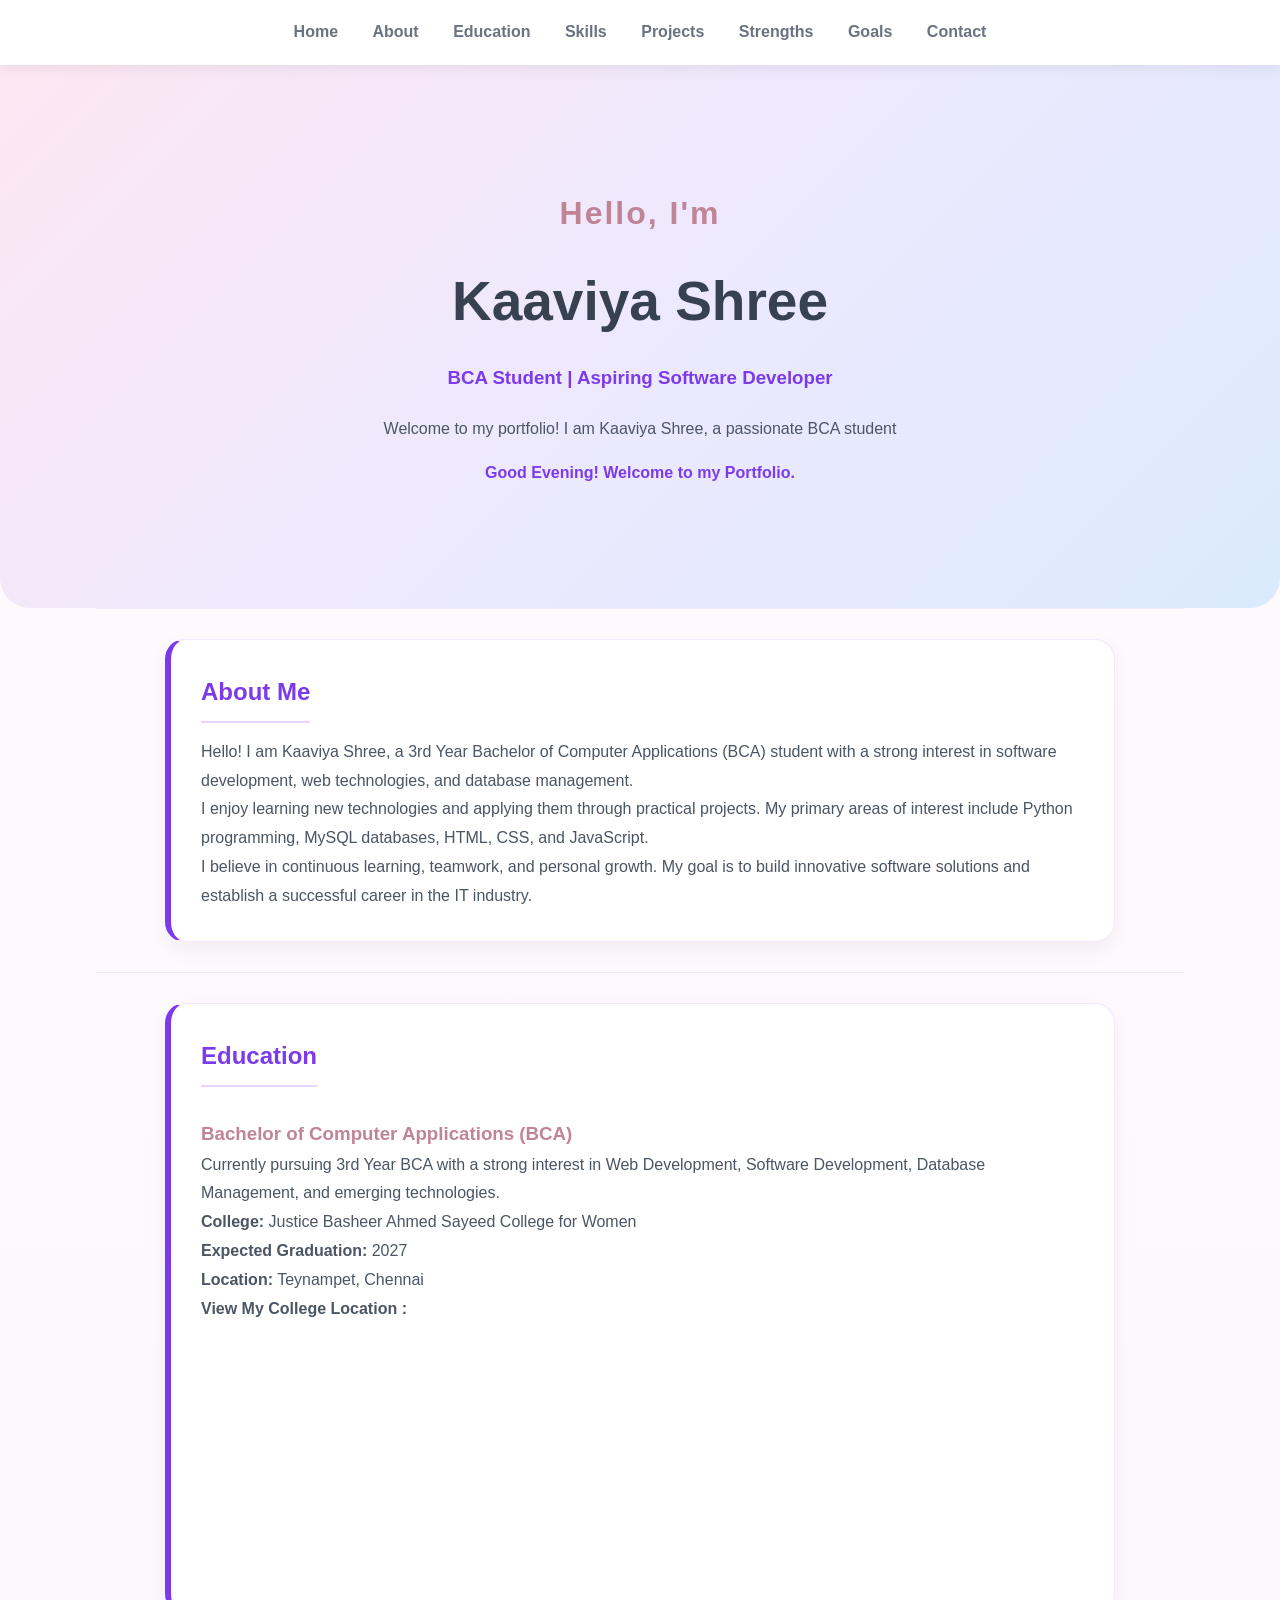
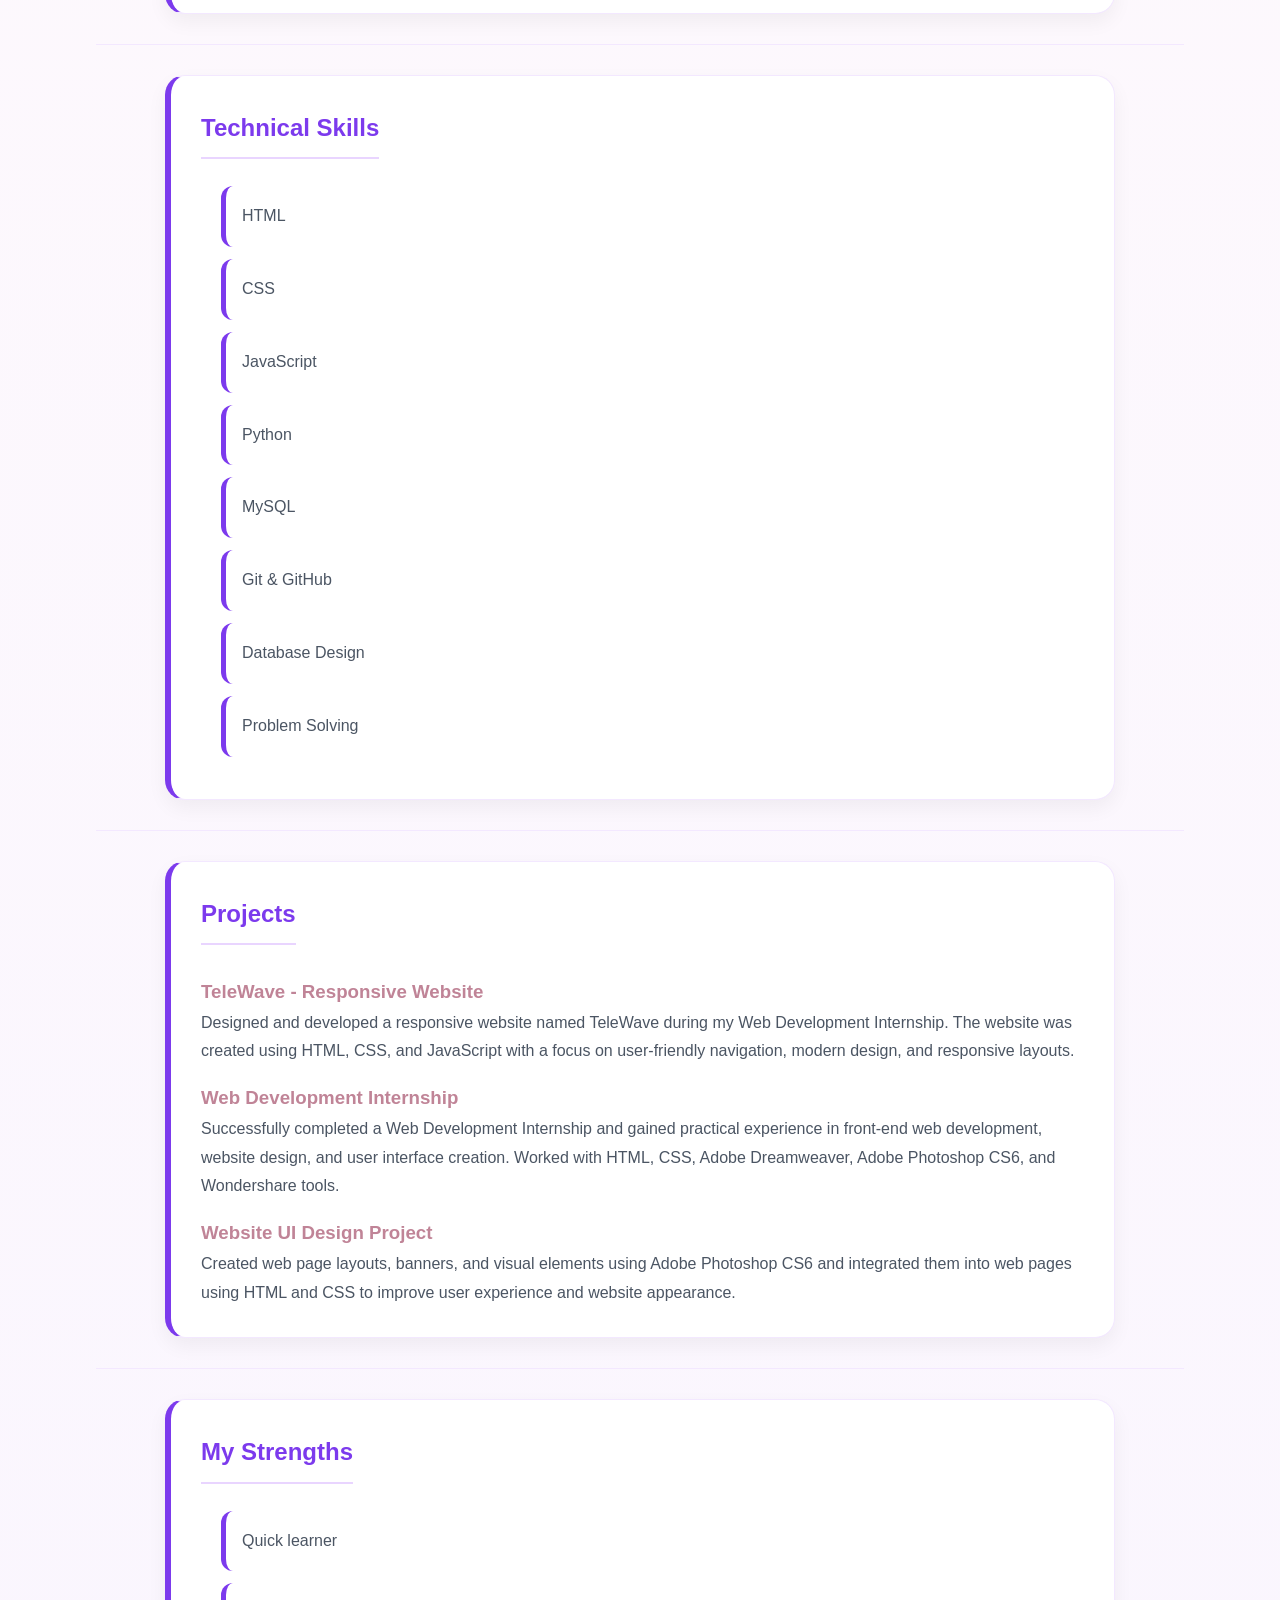
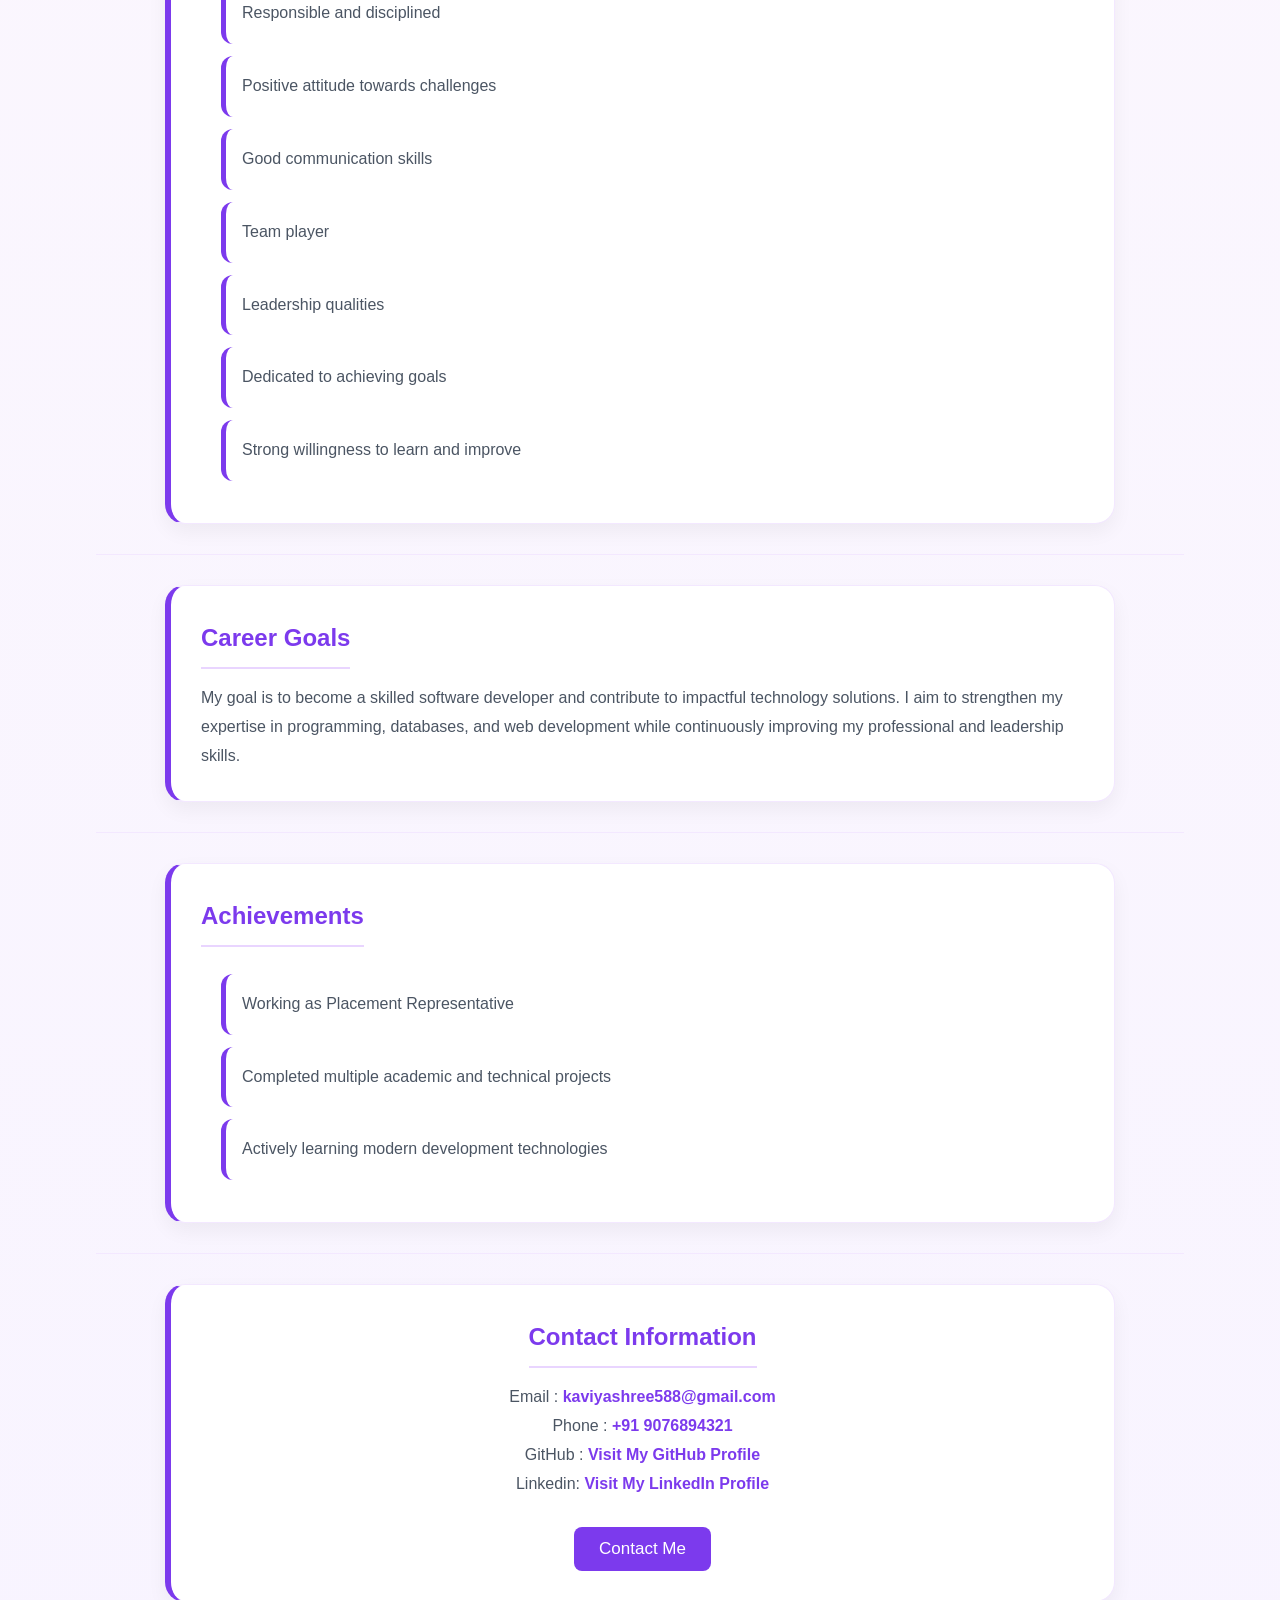
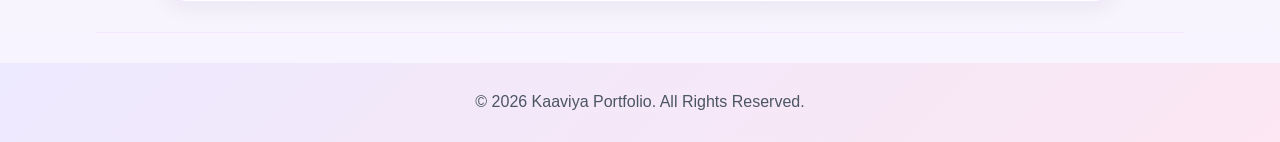
<file: my portfolio/index.html>
<!DOCTYPE html>
<html lang="en">
<head>
    <meta charset="UTF-8">
    <meta name="viewport" content="width=device-width, initial-scale=1.0">
    
    <title>Kaaviya Shree| Portfolio</title>
    <link rel="stylesheet" href="style.css">
</head>
<body>
<nav>
            <a href="#home">Home</a> 
            <a href="#about">About</a> 
            <a href="#education">Education</a> 
            <a href="#skills">Skills</a> 
            <a href="#projects">Projects</a>
            <a href="#strengths">Strengths</a> 
            <a href="#goals">Goals</a>
            <a href="#contact">Contact</a>
        </nav>

    <!-- Home Section--->
        <header id="home">
        <h1>Hello, I'm</h1>
        <h2>Kaaviya Shree</h2>
        <h3>BCA Student | Aspiring Software Developer</h3>

        <p>
            Welcome to my portfolio! I am Kaaviya Shree, a passionate BCA student
        </p>

    </header>

    <hr>

    <!-- About -->
    <section id="about">
        <h2>About Me</h2>

        <p>
            Hello! I am Kaaviya Shree, a 3rd Year Bachelor of Computer Applications (BCA)
            student with a strong interest in software development, web technologies,
            and database management.
        </p>

        <p>
            I enjoy learning new technologies and applying them through practical
            projects. My primary areas of interest include Python programming,
            MySQL databases, HTML, CSS, and JavaScript.
        </p>
        

        <p>
            I believe in continuous learning, teamwork, and personal growth.
            My goal is to build innovative software solutions and establish
            a successful career in the IT industry.
        </p>
    </section>
    <hr>

    <section id="education">
    <h2>Education</h2>

    <h3>Bachelor of Computer Applications (BCA)</h3>

    <p>
        Currently pursuing 3rd Year BCA with a strong interest in
        Web Development, Software Development, Database Management,
        and emerging technologies.
    </p>

    <p>
        <strong>College:</strong> Justice Basheer Ahmed Sayeed College for Women
        <p>
        <strong>Expected Graduation:</strong> 2027
        </p>

    </p>

    <p>
        <strong>Location:</strong> Teynampet, Chennai
        <p>
        <strong>View My College Location :</strong> 
        </p>
    </p>

        <p>
             
             <iframe src="https://www.google.com/maps/embed?pb=!1m18!1m12!1m3!1d7773.989938038813!2d80.2477624!3d13.035992000000002!2m3!1f0!2f0!3f0!3m2!1i1024!2i768!4f13.1!3m3!1m2!1s0x3a5267b35670a57b%3A0xc8944d8ccca7c21f!2sJustice%20Basheer%20Ahmed%20Sayeed%20College%20for%20women!5e0!3m2!1sen!2sin!4v1782314218920!5m2!1sen!2sin" width="300" height="250" style="border:0;" allowfullscreen="" loading="lazy" referrerpolicy="strict-origin-when-cross-origin"></iframe>
        </p>
       

    </section>

    <hr>
    <section id="skills">
        <h2>Technical Skills</h2>

        <ul>
            <li>HTML</li>
            <li>CSS</li>
            <li>JavaScript</li>
            <li>Python</li>
            <li>MySQL</li>
            <li>Git & GitHub</li>
            <li>Database Design</li>
            <li>Problem Solving</li>
        </ul>
    </section>

    <hr>

    <section id="projects">
    <h2>Projects</h2>

    <h3>TeleWave - Responsive Website</h3>
    <p>
        Designed and developed a responsive website named TeleWave during my
        Web Development Internship. The website was created using HTML, CSS,
        and JavaScript with a focus on user-friendly navigation, modern design,
        and responsive layouts.
    </p>

    <h3>Web Development Internship</h3>
    <p>
        Successfully completed a Web Development Internship and gained practical
        experience in front-end web development, website design, and user
        interface creation. Worked with HTML, CSS, Adobe Dreamweaver,
        Adobe Photoshop CS6, and Wondershare tools.
    </p>

    <h3>Website UI Design Project</h3>
    <p>
        Created web page layouts, banners, and visual elements using Adobe
        Photoshop CS6 and integrated them into web pages using HTML and CSS
        to improve user experience and website appearance.
    </p>
</section>

    <hr>

    <!-- Strengths -->
    <section id="strengths">
        <h2>My Strengths</h2>

        <ul>
            <li>Quick learner</li>
            <li>Responsible and disciplined</li>
            <li>Positive attitude towards challenges</li>
            <li>Good communication skills</li>
            <li>Team player</li>
            <li>Leadership qualities</li>
            <li>Dedicated to achieving goals</li>
            <li>Strong willingness to learn and improve</li>
        </ul>
    </section>

    <hr>

    <!-- Goals -->
    <section id="goals">
        <h2>Career Goals</h2>

        <p>
            My goal is to become a skilled software developer and contribute
            to impactful technology solutions. I aim to strengthen my expertise
            in programming, databases, and web development while continuously
            improving my professional and leadership skills.
        </p>
    </section>

    <hr>
    <section id="achievements">
        <h2>Achievements</h2>

        <ul>
            <li>Working as Placement Representative</li>
            <li>Completed multiple academic and technical projects</li>
            <li>Actively learning modern development technologies</li>
        </ul>
    </section>

    <hr>

    <!-- Contact -->


<section id="contact">
    <h2>Contact Information</h2>

    <p>
        Email :
        <a href="mailto:kaviyashree588@gmail.com">
            kaviyashree588@gmail.com
        </a>
    </p>

    <p>
        Phone :
        <a href="tel:+91 9076894321">
            +91 9076894321
        </a>
    </p>

    <p>
        GitHub :
        <a href="https://github.com/kaviyashree588-source" target="_blank">
            Visit My GitHub Profile
        </a>
    </p>
    <p>
        Linkedin:
        <a href="https://www.linkedin.com/in/kaaviya-undefined-2b485b419?utm_source=share_via&utm_content=profile&utm_medium=member_android" target="_blank">
            Visit My LinkedIn Profile
        </a>
    </p>

    <br>

    <button id="contactBtn" onclick="openForm()">
        Contact Me
    </button>

</section>

<!-- Contact Form (Hidden Initially) -->

<div id="contactPopup" class="popup">

    <div class="popup-content">

        <span class="close" onclick="closeForm()">&times;</span>

        <h2>Contact Me</h2>

        <form id="contactForm">

            <input type="text"
                   id="name"
                   placeholder="Your Name"
            >

            <input type="email"
                   id="email"
                   placeholder="Your Email"
            >

            <input type="text"
                   id="phone"
                   placeholder="Mobile Number"
            
            >

            <textarea
                      id="message"
                      rows="5"
                      placeholder="Your Message"
            ></textarea>

            <button type="submit">
                Submit
            </button>
             <!-- Error Message -->
    <div id="errorBox" class="errorBox">
        ❌ One or more fields have an error. Please check and try again.
    </div>
</form>
    </div>
</div>

    <hr>

    <footer>
        <p>&copy; 2026 Kaaviya Portfolio. All Rights Reserved.</p>
    </footer>
<script src="script.js"></script>
</body>
</html>
</file>
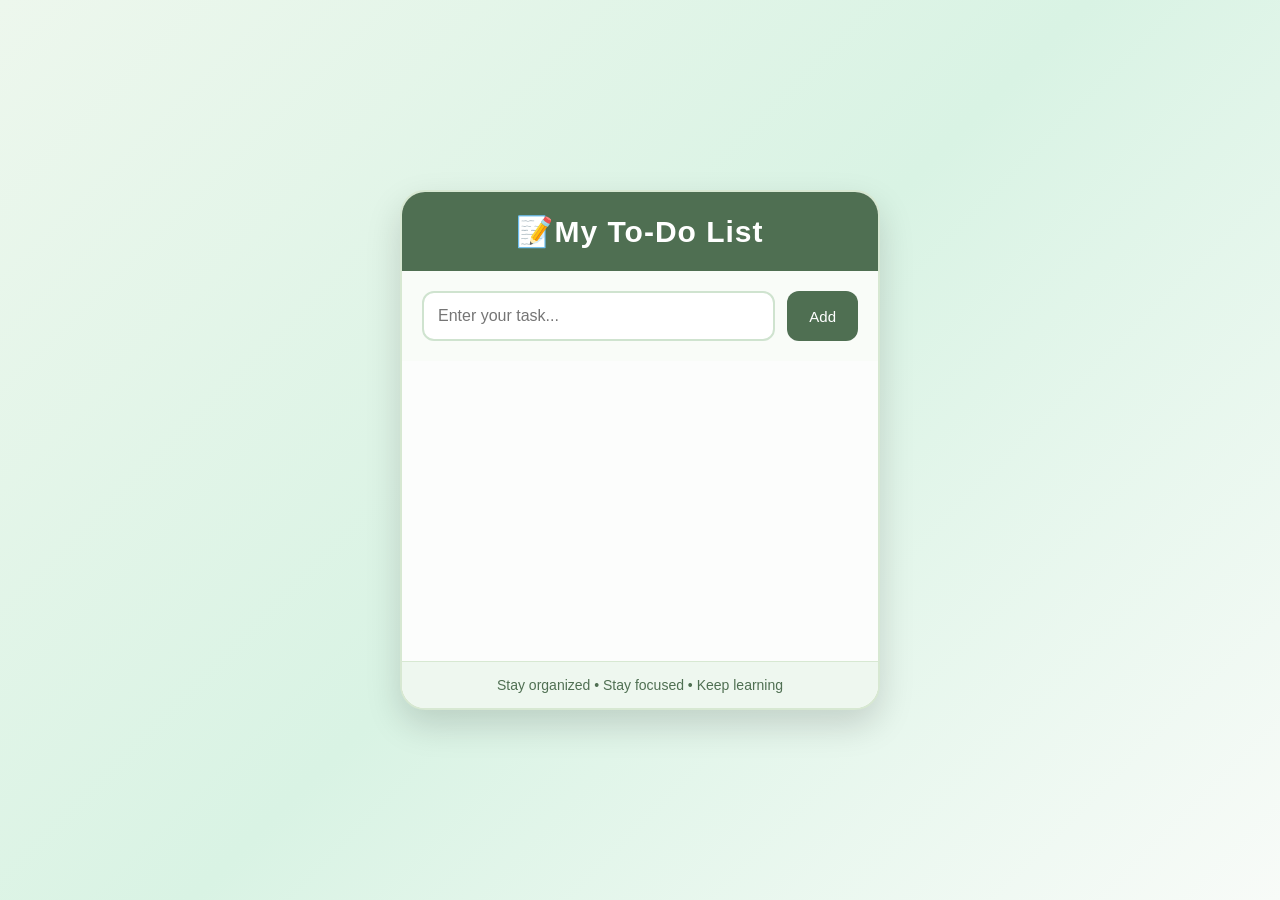
<file: my to-do list/index.html>
<!DOCTYPE html>
<html lang="en">
<head>
    <meta charset="UTF-8">
    <meta name="viewport" content="width=device-width, initial-scale=1.0">
    <title>My To-Do List</title>

    <link rel="stylesheet" href="style.css">
</head>
<body>

<div class="container">

    <h1>📝My To-Do List</h1>

    <div class="input-box">

        <input type="text" id="task" placeholder="Enter your task...">
        <button onclick="addTask()">Add</button>

    </div>

    <ul id="taskList"></ul>
    <div class="footer">
     Stay organized • Stay focused • Keep learning
</div>

</div>

<script src="script.js"></script>

</body>
</html>
</file>
<file: my portfolio/style.css>
*{
    margin:0;
    padding:0;
    box-sizing:border-box;
    font-family:'Segoe UI',sans-serif;
    scroll-behavior:smooth;
}

body{
    background:linear-gradient(to bottom,#fffafc,#f8f4ff);
    color:#4b5563;
    line-height:1.8;
}

nav{
    background:rgba(255,255,255,0.95);
    backdrop-filter:blur(10px);
    padding:18px;
    text-align:center;
    box-shadow:0 2px 15px rgba(0,0,0,0.08);
    position:sticky;
    top:0;
    z-index:1000;
}

nav a{
    text-decoration:none;
    color:#6b7280;
    margin:0 15px;
    font-weight:600;
    transition:0.3s;
    position:relative;
}

nav a::after{
    content:'';
    width:0;
    height:2px;
    background:#c08497;
    position:absolute;
    left:0;
    bottom:-5px;
    transition:0.3s;
}

nav a:hover::after{
    width:100%;
}

nav a:hover{
    color:#c08497;
}

#home{
    background:linear-gradient(135deg,#fde7f3,#ede9fe,#dbeafe);
    text-align:center;
    padding:120px 20px;
    border-radius:0 0 30px 30px;
}

#home h1{
    color:#c08497;
    letter-spacing:2px;
}

#home h2{
    font-size:55px;
    color:#374151;
    margin:10px 0;
}

#home h3{
    color:#7c3aed;
}

#home p{
    max-width:650px;
    margin:auto;
    margin-top:20px;
}

section{
    width:85%;
    max-width:950px;
    margin:30px auto;
    background:#ffffff;
    padding:30px;
    border-radius:20px;
    box-shadow:0 8px 20px rgba(0,0,0,0.05);
    transition:0.4s;
    border:1px solid #f3e8ff;
}

section{
    transition:all .4s ease;
    position:relative;
    overflow:hidden;
}

section::before{
    content:"";
    position:absolute;
    top:0;
    left:-100%;
    width:100%;
    height:100%;
    background:linear-gradient(
        120deg,
        transparent,
        rgba(124,58,237,.08),
        transparent
    );
    transition:.6s;
}

section:hover::before{
    left:100%;
}

section:hover{
    transform:translateY(-8px) scale(1.01);
    box-shadow:0 15px 30px rgba(124,58,237,.15);
}

section h2{
    color:#7c3aed;
    margin-bottom:15px;
    padding-bottom:8px;
    border-bottom:2px solid #e9d5ff;
}

section h3{
    color:#c08497;
    margin-top:15px;
}

ul{
    padding-left:20px;
}

li{
    margin:10px 0;
}

#skills li,
#strengths li,
#achievements li{

    list-style:none;
    padding:16px;
    margin:12px 0;
    border-left:5px solid #7c3aed;
    border-radius:12px;
    background:white;
    cursor:pointer;
    transition:.35s;
}

#skills li:hover,
#strengths li:hover,
#achievements li:hover{

    background:#7c3aed;
    color:white;
    transform:translateX(10px);
    box-shadow:0 8px 18px rgba(124,58,237,.35);
}

table{
    width:100%;
    border-collapse:collapse;
    margin-top:10px;
}

table th{
    background:#fce7f3;
    color:#7c3aed;
    padding:12px;
}

table td{
    padding:12px;
    border-bottom:1px solid #f3e8ff;
}

#contact{
    text-align:center;
}

#contact a{
    color:#7c3aed;
    text-decoration:none;
    font-weight:600;
    transition:0.3s;
}

#contact a:hover{
    color:#c08497;
}
footer{
    background:linear-gradient(135deg,#ede9fe,#fce7f3);
    text-align:center;
    padding:25px;
    color:#4b5563;
    margin-top:30px;
}

hr{
    border:none;
    height:1px;
    background:#f3e8ff;
    width:85%;
    margin:auto;
}


@media screen and (max-width:768px){

    body{
        background:#0f172a;
        color:white;
    }

    nav{
        background:#020617;
        padding:15px;
        overflow-x:auto;
        white-space:nowrap;
        text-align:center;
        scrollbar-width:none;
    }

    nav::-webkit-scrollbar{
        display:none;
    }

    nav a{
        display:inline-block;
        color:white;
        margin:0 10px;
        font-size:14px;
        text-decoration:none;
    }

    #home{
        background:linear-gradient(135deg,#020617,#1e293b);
    }

    #home h1{
        color:#f9a8d4;
    }

    #home h2{
        color:white;
        font-size:32px;
    }

    #home h3{
        color:#c4b5fd;
    }

    #home p{
        color:#e5e7eb;
    }

section{
    width:95%;
    background:white;
    color:#4b5563;
    border:1px solid #e5e7eb;
    padding:20px;
    margin:20px auto;
}

section p{
    font-size:16px;
    line-height:1.9;
}

section li{
    font-size:16px;
}
    section h2{
        color:#f9a8d4;
        border-bottom:2px solid #475569;
    }

    section h3{
        color:#c4b5fd;
    }
    section p{
    color:#4b5563;
}

section li{
    color:#4b5563;
}

    #skills li,
    #strengths li{
        background:#334155;
        color:white;
        padding:12px;
        border-radius:10px;
        margin:10px 0;
        list-style:none;
    }

    table{
        width:100%;
    }

    table th{
        background:#334155;
        color:#f9a8d4;
        padding:10px;
    }

    table td{
        background:#1e293b;
        color:white;
        padding:10px;
    }

    #contact a{
        color:#c4b5fd;

    }

    footer{
        background:#020617;
        color:white;
    }

    hr{
        background:#334155;
    }
}
#contactBtn{

    background:#7c3aed;
    color:white;
    border:none;
    padding:12px 25px;
    border-radius:8px;
    cursor:pointer;
    font-size:17px;

}

#contactBtn:hover{

    background:#5b21b6;

}

.popup{
    display:none;
    position:fixed;
    inset:0;
    background:rgba(0,0,0,0.75);
    justify-content:center;
    align-items:center;
    z-index:9999;
}


.popup-content{
    background:#ffffff;
    width:92%;
    max-width:420px;
    padding:28px;
    border-radius:18px;
    box-shadow:0 15px 40px rgba(0,0,0,.25);
    position:relative;
}
.popup-content h2{

    text-align:center;

    margin-bottom:20px;

}

.popup-content input,
.popup-content textarea{
    width:100%;
    padding:14px;
    margin-bottom:18px;
    border:2px solid #e5e7eb;
    border-radius:10px;
    font-size:16px;
    transition:.3s;
}
.popup-content input:focus,
.popup-content textarea:focus{
    outline:none;
    border-color:#7c3aed;
    box-shadow:0 0 10px rgba(124,58,237,.2);
}

.popup-content button{

    width:100%;

    padding:12px;

    border:none;

    background:#7c3aed;

    color:white;

    border-radius:8px;

    cursor:pointer;

}

.close{

    position:absolute;

    top:10px;
    right:18px;

    font-size:30px;

    cursor:pointer;

}
.errorBox{
    display:none;
    width:100%;
    margin-top:15px;
    padding:15px;
    background:#fff5f5;
    border:2px solid red;
    border-radius:8px;
    color:#d32f2f;
    font-size:16px;
    font-weight:bold;
    text-align:center;
}

.popup{
    display:none;
    position:fixed;
    inset:0;
    background:rgba(0,0,0,.6);
    justify-content:center;
    align-items:center;
    z-index:9999;
}
/* Project Hover */

#projects h3{
    cursor:pointer;
    transition:.3s;
}

#projects h3:hover{
    color:#7c3aed;
    letter-spacing:1px;
}

/* Education Map */

#education iframe{
    border-radius:12px;
    transition:.4s;
}

#education iframe:hover{
    transform:scale(1.05);
    box-shadow:0 10px 20px rgba(0,0,0,.2);
}

/* About */

#about:hover{
    background:linear-gradient(135deg,#ffffff,#faf5ff);
}

/* Goals */

#goals:hover{
    border-left:8px solid #7c3aed;
}

/* Contact Button */
#contactBtn,
.popup-content button{
    transition:.3s;
}

#contactBtn:hover,
.popup-content button:hover{
    transform:translateY(-2px);
    box-shadow:0 8px 18px rgba(124,58,237,.3);
}

nav a{

    text-decoration:none;
    color:#6b7280;
    margin:0 15px;
    font-weight:600;
    transition:0.3s;
    position:relative;

}

nav a::after{

    content:'';
    width:0;
    height:2px;
    background:#c08497;
    position:absolute;
    left:0;
    bottom:-5px;
    transition:0.3s;

}

nav a:hover::after{

    width:100%;

}

nav a:hover{

    color:#c08497;

}

/* Home Name */

#home h2{
    transition:.4s;
}

#home h2:hover{
    letter-spacing:3px;
    color:#7c3aed;
}
/* ===================================
   MODERN PORTFOLIO HOVER EFFECTS
=================================== */

/* Section Hover */

section{

    transition:0.4s ease;

}

section:hover{

    transform:translateY(-8px);

    box-shadow:0 15px 30px rgba(124,58,237,0.15);

}

/* Section Headings */

section h2{

    position:relative;

    display:inline-block;

    transition:.3s;

}

section h2::after{

    content:"";

    position:absolute;

    left:0;

    bottom:-6px;

    width:0;

    height:3px;

    background:#7c3aed;

    border-radius:10px;

    transition:.4s;

}

section:hover h2::after{

    width:100%;

}

section:hover h2{

    color:#5b21b6;

}

/* Skills, Strengths & Achievements */

#skills li,
#strengths li,
#achievements li{

    transition:.35s;

    cursor:pointer;

}

#skills li:hover,
#strengths li:hover,
#achievements li:hover{

    background:#7c3aed;

    color:white;

    transform:translateX(10px);

    box-shadow:0 10px 20px rgba(124,58,237,.3);

}

/* Project Titles */

#projects h3{

    transition:.3s;

    cursor:pointer;

}

#projects h3:hover{

    color:#7c3aed;

    letter-spacing:1px;

}

/* Education Map */

#education iframe{

    transition:.4s;

    border-radius:12px;

}

#education iframe:hover{

    transform:scale(1.04);

}

/* Home Name */

#home h2{

    transition:.3s;

}

#home h2:hover{

    color:#7c3aed;

    letter-spacing:2px;

}

/* Contact Button */

#contactBtn{

    transition:.3s;

}

#contactBtn:hover{

    transform:scale(1.05);

    box-shadow:0 0 20px rgba(124,58,237,.4);

}

/* Footer */

footer{

    transition:.3s;

}

footer:hover{

    letter-spacing:1px;

}
</file>
<file: my to-do list/style.css>
*{
    margin:0;
    padding:0;
    box-sizing:border-box;
    font-family:'Segoe UI',sans-serif;
}
body{
    background:linear-gradient(135deg,#edf7ed,#d9f3e4,#f8fbf8);
    min-height:100vh;
    display:flex;
    justify-content:center;
    align-items:center;
    padding:20px;
}
.container{
    width:480px;
    background:#ffffff;
    border-radius:25px;
    overflow:hidden;
    box-shadow:0 15px 35px rgba(0,0,0,0.15);
    border:2px solid #d7e8d2;
}
.container h1{
    background:#4f6f52;
    color:white;
    text-align:center;
    padding:22px;
    font-size:30px;
    letter-spacing:1px;
}
.quote{
    background:#eef7ef;
    color:#4f6f52;
    text-align:center;
    padding:12px;
    font-style:italic;
    font-size:15px;
}
.input-box{
    display:flex;
    gap:12px;
    padding:20px;
    background:#f9fcf8;
}
.input-box input{
    flex:1;
    padding:14px;
    border:2px solid #cfe3cf;
    border-radius:12px;
    outline:none;
    font-size:16px;
    transition:0.3s;
}
.input-box input:focus{
    border-color:#4f6f52;
    box-shadow:0 0 8px rgba(79,111,82,0.2);
}
.input-box button{
    background:#4f6f52;
    color:white;
    border:none;
    padding:14px 22px;
    border-radius:12px;
    cursor:pointer;
    font-size:15px;
    transition:0.3s;
}

.input-box button:hover{
    background:#3d5840;
    transform:scale(1.05);
}

#taskList{
    list-style:none;
    padding:20px;
    background:#fcfdfc;
    min-height:300px;
}
#taskList li{
    display:flex;
    justify-content:space-between;
    align-items:center;
    background:#f4faf4;
    border-left:6px solid #7fb77e;
    padding:15px;
    margin-bottom:15px;
    border-radius:12px;
    transition:0.3s;
    box-shadow:0 3px 8px rgba(0,0,0,0.05);
}

#taskList li:hover{
    transform:translateX(6px);
    background:#eef8ee;
}
#taskList li:nth-child(even){
    border-left-color:#5b8c5a;
}

#taskList li:nth-child(3n){
    border-left-color:#9dc08b;
}


.completed{
    text-decoration:line-through;
    color:#888;
}

.delete{
    background:#dc3545;
    color:white;
    border:none;
    padding:8px 14px;
    border-radius:8px;
    cursor:pointer;
    transition:0.3s;
}

.delete:hover{
    background:#b02a37;
}

.footer{
    background:#eef7ef;
    color:#4f6f52;
    text-align:center;
    padding:15px;
    font-size:14px;
    border-top:1px solid #d7e8d2;
}
@media(max-width:550px){

    .container{
        width:95%;
    }

    .input-box{
        flex-direction:column;
    }

    .input-box button{
        width:100%;
    }

    #taskList li{
        font-size:15px;
    }
}
</file>
